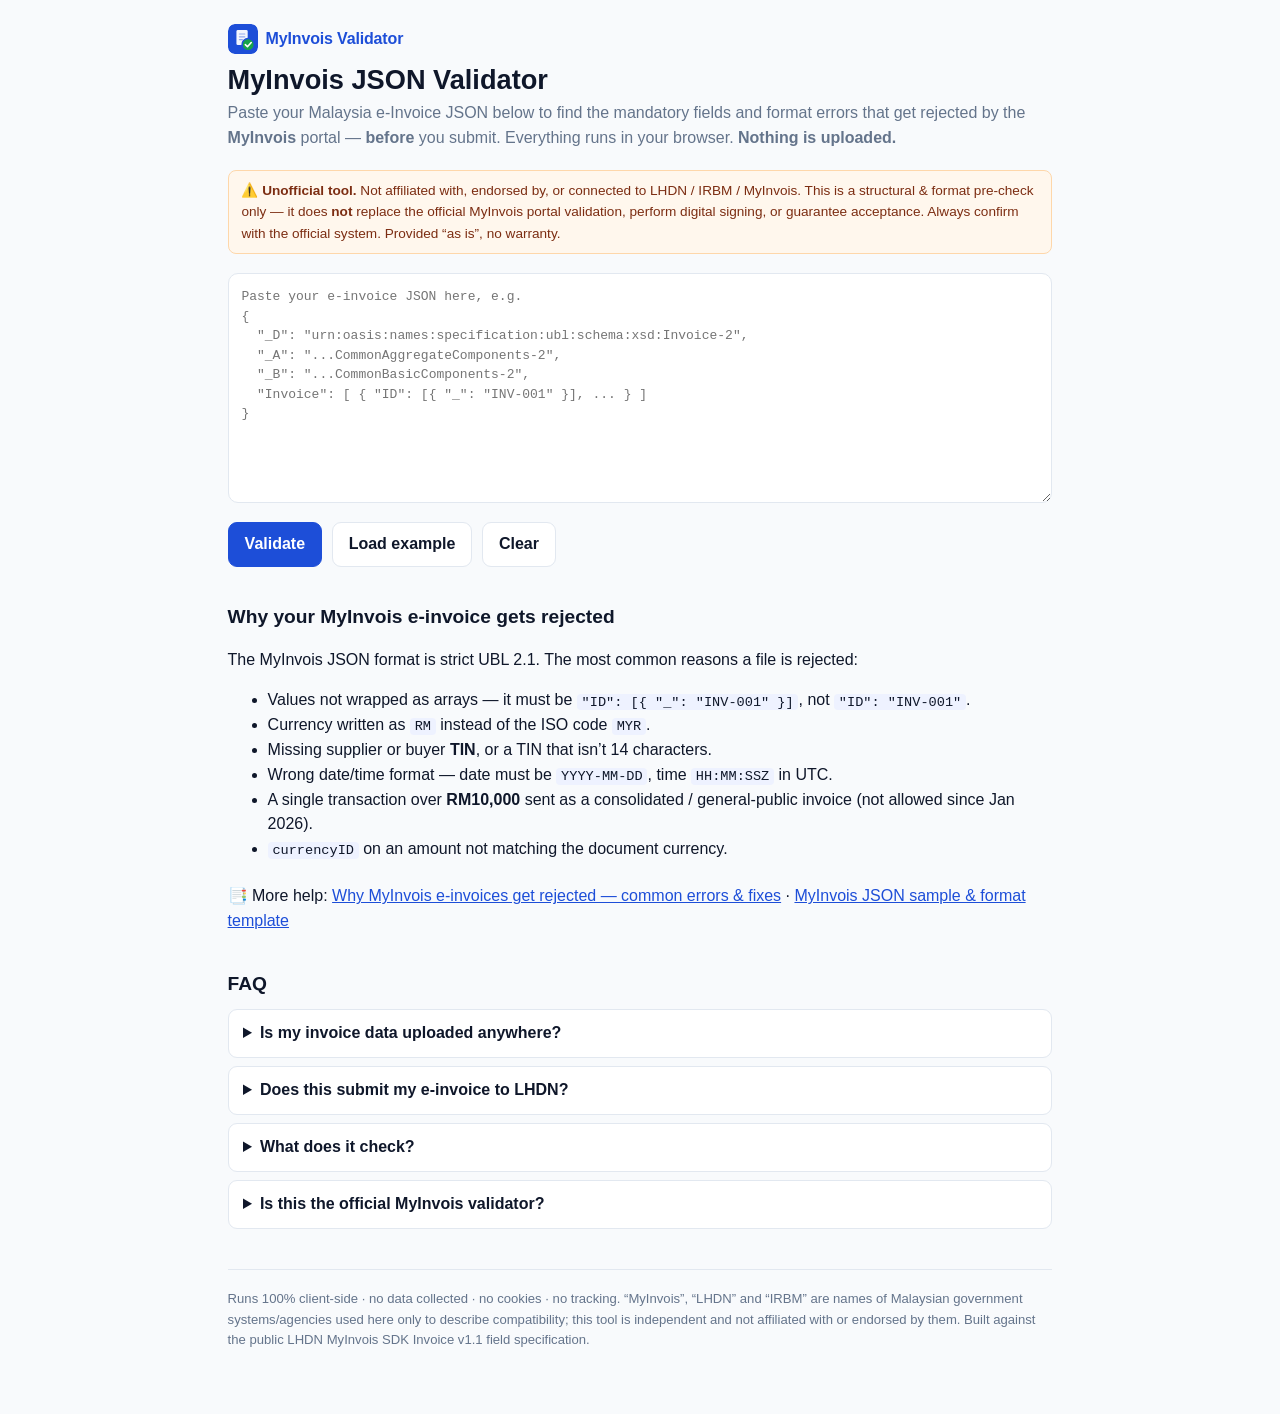
<file: index.html>
<!doctype html>
<html lang="en">
<head>
<meta charset="utf-8">
<meta name="viewport" content="width=device-width, initial-scale=1">
<title>MyInvois JSON Validator — Check Malaysia e-Invoice File Before Submit (Free)</title>
<meta name="description" content="Free, private MyInvois e-Invoice JSON validator. Paste your Malaysia e-invoice JSON and instantly find the mandatory fields and format errors (RM vs MYR, TIN, dates) that the LHDN MyInvois portal rejects — checked entirely in your browser, nothing uploaded.">
<link rel="canonical" href="https://myinvois-validator.vercel.app/">
<meta property="og:title" content="MyInvois JSON Validator — Check your Malaysia e-Invoice before submitting">
<meta property="og:description" content="Find the field that gets your MyInvois e-invoice rejected, before you submit. 100% in-browser, no upload.">
<meta property="og:type" content="website">
<meta property="og:url" content="https://myinvois-validator.vercel.app/">
<link rel="icon" href="favicon.svg" type="image/svg+xml">
<meta name="theme-color" content="#1d4ed8">
<style>
  :root { --ink:#0f172a; --muted:#64748b; --line:#e2e8f0; --bg:#f8fafc;
          --err:#dc2626; --errbg:#fef2f2; --warn:#b45309; --warnbg:#fffbeb; --ok:#16a34a; --okbg:#f0fdf4;
          --brand:#1d4ed8; }
  * { box-sizing: border-box; }
  body { font: 16px/1.55 -apple-system, BlinkMacSystemFont, "Segoe UI", Roboto, sans-serif;
         color: var(--ink); background: var(--bg); margin: 0; }
  main { max-width: 860px; margin: 0 auto; padding: 1.5rem 1.1rem 4rem; }
  h1 { font-size: 1.7rem; line-height: 1.2; margin: .6rem 0 .3rem; }
  h2 { font-size: 1.2rem; margin: 2.2rem 0 .6rem; }
  .lede { color: var(--muted); margin: 0 0 1.2rem; }
  .disclaimer { background: #fff7ed; border: 1px solid #fed7aa; color: #7c2d12;
                border-radius: 8px; padding: .6rem .8rem; font-size: .85rem; margin-bottom: 1.2rem; }
  textarea { width: 100%; min-height: 230px; font: 13px/1.5 ui-monospace, SFMono-Regular, Menlo, monospace;
             padding: .8rem; border: 1px solid var(--line); border-radius: 10px; resize: vertical; background: #fff; }
  textarea.drag { border-color: var(--brand); background: #eff6ff; }
  .row { display: flex; gap: .6rem; flex-wrap: wrap; margin: .7rem 0 0; }
  button { font: inherit; font-weight: 600; border: 1px solid var(--line); background: #fff; color: var(--ink);
           border-radius: 9px; padding: .55rem 1rem; cursor: pointer; }
  button.primary { background: var(--brand); border-color: var(--brand); color: #fff; }
  button:hover { filter: brightness(.97); }
  #results { margin-top: 1.2rem; }
  .summary { font-weight: 700; padding: .7rem .9rem; border-radius: 9px; margin-bottom: .7rem; }
  .summary.ok { background: var(--okbg); color: var(--ok); border: 1px solid #bbf7d0; }
  .summary.bad { background: var(--errbg); color: var(--err); border: 1px solid #fecaca; }
  .issue { display: grid; grid-template-columns: 70px 1fr; gap: .7rem; padding: .6rem .8rem;
           border-radius: 8px; margin-bottom: .4rem; font-size: .92rem; align-items: start; }
  .issue.error { background: var(--errbg); } .issue.warning { background: var(--warnbg); }
  .tag { font-size: .68rem; font-weight: 700; text-transform: uppercase; letter-spacing: .03em;
         padding: .15rem 0; }
  .issue.error .tag { color: var(--err); } .issue.warning .tag { color: var(--warn); }
  .path { font-family: ui-monospace, monospace; font-size: .82rem; color: var(--muted); display: block; margin-top: .2rem; }
  details { border: 1px solid var(--line); border-radius: 9px; padding: .3rem .9rem; margin: .5rem 0; background: #fff; }
  summary { cursor: pointer; font-weight: 600; padding: .4rem 0; }
  footer { border-top: 1px solid var(--line); margin-top: 2.5rem; padding-top: 1.2rem; color: var(--muted); font-size: .82rem; }
  a { color: var(--brand); }
  code { background: #eef2ff; padding: .05rem .3rem; border-radius: 4px; font-size: .85em; }
</style>
</head>
<body>
<main>
  <div style="display:flex;align-items:center;gap:.5rem;margin-bottom:.4rem">
    <img src="favicon.svg" width="30" height="30" alt="" style="border-radius:7px">
    <span style="font-weight:800;letter-spacing:-.01em;color:var(--brand)">MyInvois Validator</span>
  </div>
  <h1>MyInvois JSON Validator</h1>
  <p class="lede">Paste your Malaysia e-Invoice JSON below to find the mandatory fields and format errors
    that get rejected by the <strong>MyInvois</strong> portal — <strong>before</strong> you submit.
    Everything runs in your browser. <strong>Nothing is uploaded.</strong></p>

  <div class="disclaimer">
    ⚠️ <strong>Unofficial tool.</strong> Not affiliated with, endorsed by, or connected to LHDN / IRBM / MyInvois.
    This is a structural &amp; format pre-check only — it does <strong>not</strong> replace the official MyInvois
    portal validation, perform digital signing, or guarantee acceptance. Always confirm with the official system.
    Provided “as is”, no warranty.
  </div>

  <textarea id="json" spellcheck="false" placeholder='Paste your e-invoice JSON here, e.g.
{
  "_D": "urn:oasis:names:specification:ubl:schema:xsd:Invoice-2",
  "_A": "...CommonAggregateComponents-2",
  "_B": "...CommonBasicComponents-2",
  "Invoice": [ { "ID": [{ "_": "INV-001" }], ... } ]
}'></textarea>

  <div class="row">
    <button class="primary" id="run">Validate</button>
    <button id="sample">Load example</button>
    <button id="clear">Clear</button>
  </div>

  <div id="results" aria-live="polite"></div>

  <h2>Why your MyInvois e-invoice gets rejected</h2>
  <p>The MyInvois JSON format is strict UBL 2.1. The most common reasons a file is rejected:</p>
  <ul>
    <li>Values not wrapped as arrays — it must be <code>"ID": [{ "_": "INV-001" }]</code>, not <code>"ID": "INV-001"</code>.</li>
    <li>Currency written as <code>RM</code> instead of the ISO code <code>MYR</code>.</li>
    <li>Missing supplier or buyer <strong>TIN</strong>, or a TIN that isn’t 14 characters.</li>
    <li>Wrong date/time format — date must be <code>YYYY-MM-DD</code>, time <code>HH:MM:SSZ</code> in UTC.</li>
    <li>A single transaction over <strong>RM10,000</strong> sent as a consolidated / general-public invoice (not allowed since Jan 2026).</li>
    <li><code>currencyID</code> on an amount not matching the document currency.</li>
  </ul>

  <p style="margin-top:1.4rem">📑 More help: <a href="error-codes.html">Why MyInvois e-invoices get rejected — common errors &amp; fixes</a> · <a href="json-sample.html">MyInvois JSON sample &amp; format template</a></p>

  <h2>FAQ</h2>
  <details><summary>Is my invoice data uploaded anywhere?</summary>
    <p>No. Validation runs entirely in your browser using JavaScript. Your JSON never leaves your device —
    there is no server and nothing is stored. You can disconnect from the internet and it still works.</p></details>
  <details><summary>Does this submit my e-invoice to LHDN?</summary>
    <p>No. This only checks the structure and format of your JSON. You still submit through the official MyInvois
    portal or API. This tool helps you catch errors first so the submission doesn’t bounce.</p></details>
  <details><summary>What does it check?</summary>
    <p>The wrapped UBL field format, presence of the mandatory Invoice v1.1 fields (ID, dates, type code, currency,
    supplier/buyer TIN &amp; registration ID, MSIC, address, line items, tax total, legal monetary total), and the
    common format mistakes the portal rejects. It does <em>not</em> verify digital signatures or do a live TIN lookup.</p></details>
  <details><summary>Is this the official MyInvois validator?</summary>
    <p>No. It is an independent, unofficial helper. The authoritative validation is always the official MyInvois system.</p></details>

  <footer>
    Runs 100% client-side · no data collected · no cookies · no tracking.
    “MyInvois”, “LHDN” and “IRBM” are names of Malaysian government systems/agencies used here only to describe
    compatibility; this tool is independent and not affiliated with or endorsed by them.
    Built against the public LHDN MyInvois SDK Invoice v1.1 field specification.
  </footer>
</main>

<!-- SEO: FAQ + software structured data -->
<script type="application/ld+json">
{ "@context":"https://schema.org","@type":"FAQPage","mainEntity":[
  {"@type":"Question","name":"Is my invoice data uploaded anywhere?","acceptedAnswer":{"@type":"Answer","text":"No. Validation runs entirely in your browser. Your JSON never leaves your device; there is no server and nothing is stored."}},
  {"@type":"Question","name":"Does this submit my e-invoice to LHDN?","acceptedAnswer":{"@type":"Answer","text":"No. It only checks the structure and format of your JSON. You still submit through the official MyInvois portal or API."}},
  {"@type":"Question","name":"What does the MyInvois JSON validator check?","acceptedAnswer":{"@type":"Answer","text":"The wrapped UBL field format, presence of mandatory Invoice v1.1 fields, and common format mistakes the portal rejects, such as RM vs MYR and invalid TIN length."}}
]}
</script>

<script src="validator.js"></script>
<script>
  const $ = (id) => document.getElementById(id);
  const ta = $("json");

  const SAMPLE = {
    "_D":"urn:oasis:names:specification:ubl:schema:xsd:Invoice-2",
    "_A":"urn:oasis:names:specification:ubl:schema:xsd:CommonAggregateComponents-2",
    "_B":"urn:oasis:names:specification:ubl:schema:xsd:CommonBasicComponents-2",
    "Invoice":[{
      "ID":[{"_":"INV-2026-001"}],
      "IssueDate":[{"_":"2026-06-20"}],
      "IssueTime":[{"_":"10:30:00Z"}],
      "InvoiceTypeCode":[{"_":"01","listVersionID":"1.1"}],
      "DocumentCurrencyCode":[{"_":"RM"}],
      "AccountingSupplierParty":[{"Party":[{
        "PartyLegalEntity":[{"RegistrationName":[{"_":"Contoh Sdn Bhd"}]}],
        "PartyIdentification":[{"ID":[{"_":"C1234567890","schemeID":"TIN"}]},{"ID":[{"_":"201901000005","schemeID":"BRN"}]}],
        "IndustryClassificationCode":[{"_":"62010","name":"Computer programming"}],
        "PostalAddress":[{"CityName":[{"_":"Kuala Lumpur"}],"Country":[{"IdentificationCode":[{"_":"MYS"}]}]}]
      }]}],
      "AccountingCustomerParty":[{"Party":[{
        "PartyLegalEntity":[{"RegistrationName":[{"_":"Ali bin Abu"}]}],
        "PartyIdentification":[{"ID":[{"_":"900101015523","schemeID":"NRIC"}]}],
        "PostalAddress":[{"CityName":[{"_":"Shah Alam"}],"Country":[{"IdentificationCode":[{"_":"MYS"}]}]}]
      }]}],
      "InvoiceLine":[{"Item":[{"Description":[{"_":"Consulting services"}]}],"LineExtensionAmount":[{"_":1000,"currencyID":"MYR"}]}],
      "TaxTotal":[{"TaxAmount":[{"_":0,"currencyID":"MYR"}]}],
      "LegalMonetaryTotal":[{"TaxExclusiveAmount":[{"_":1000,"currencyID":"MYR"}],"TaxInclusiveAmount":[{"_":1000,"currencyID":"MYR"}],"PayableAmount":[{"_":1000,"currencyID":"MYR"}]}]
    }]
  };
  // sample is deliberately imperfect (RM + missing buyer TIN) so the tool demonstrates real findings.

  function render(res) {
    const out = $("results");
    const cls = res.ok ? "ok" : "bad";
    let html = '<div class="summary ' + cls + '">' + (res.ok ? "✅ " : "❌ ") + esc(res.summary) + "</div>";
    for (const it of res.issues) {
      html += '<div class="issue ' + it.severity + '"><span class="tag">' + it.severity +
              '</span><div>' + esc(it.message) + '<span class="path">' + esc(it.path) + "</span></div></div>";
    }
    out.innerHTML = html;
  }
  function esc(s) { return String(s).replace(/[&<>"]/g, (c) => ({ "&":"&amp;","<":"&lt;",">":"&gt;",'"':"&quot;" }[c])); }

  $("run").onclick = () => {
    if (!ta.value.trim()) { $("results").innerHTML = '<div class="summary bad">Paste some JSON first.</div>'; return; }
    render(MyInvoisValidator.validate(ta.value));
  };
  $("sample").onclick = () => { ta.value = JSON.stringify(SAMPLE, null, 2); render(MyInvoisValidator.validate(ta.value)); };
  $("clear").onclick = () => { ta.value = ""; $("results").innerHTML = ""; };

  // drag & drop a .json file (still client-side; FileReader, no upload)
  ["dragover","dragleave","drop"].forEach((e) => ta.addEventListener(e, (ev) => {
    ev.preventDefault();
    ta.classList.toggle("drag", e === "dragover");
    if (e === "drop" && ev.dataTransfer.files[0]) {
      const fr = new FileReader();
      fr.onload = () => { ta.value = fr.result; render(MyInvoisValidator.validate(ta.value)); };
      fr.readAsText(ev.dataTransfer.files[0]);
    }
  }));
</script>
</body>
</html>
</file>
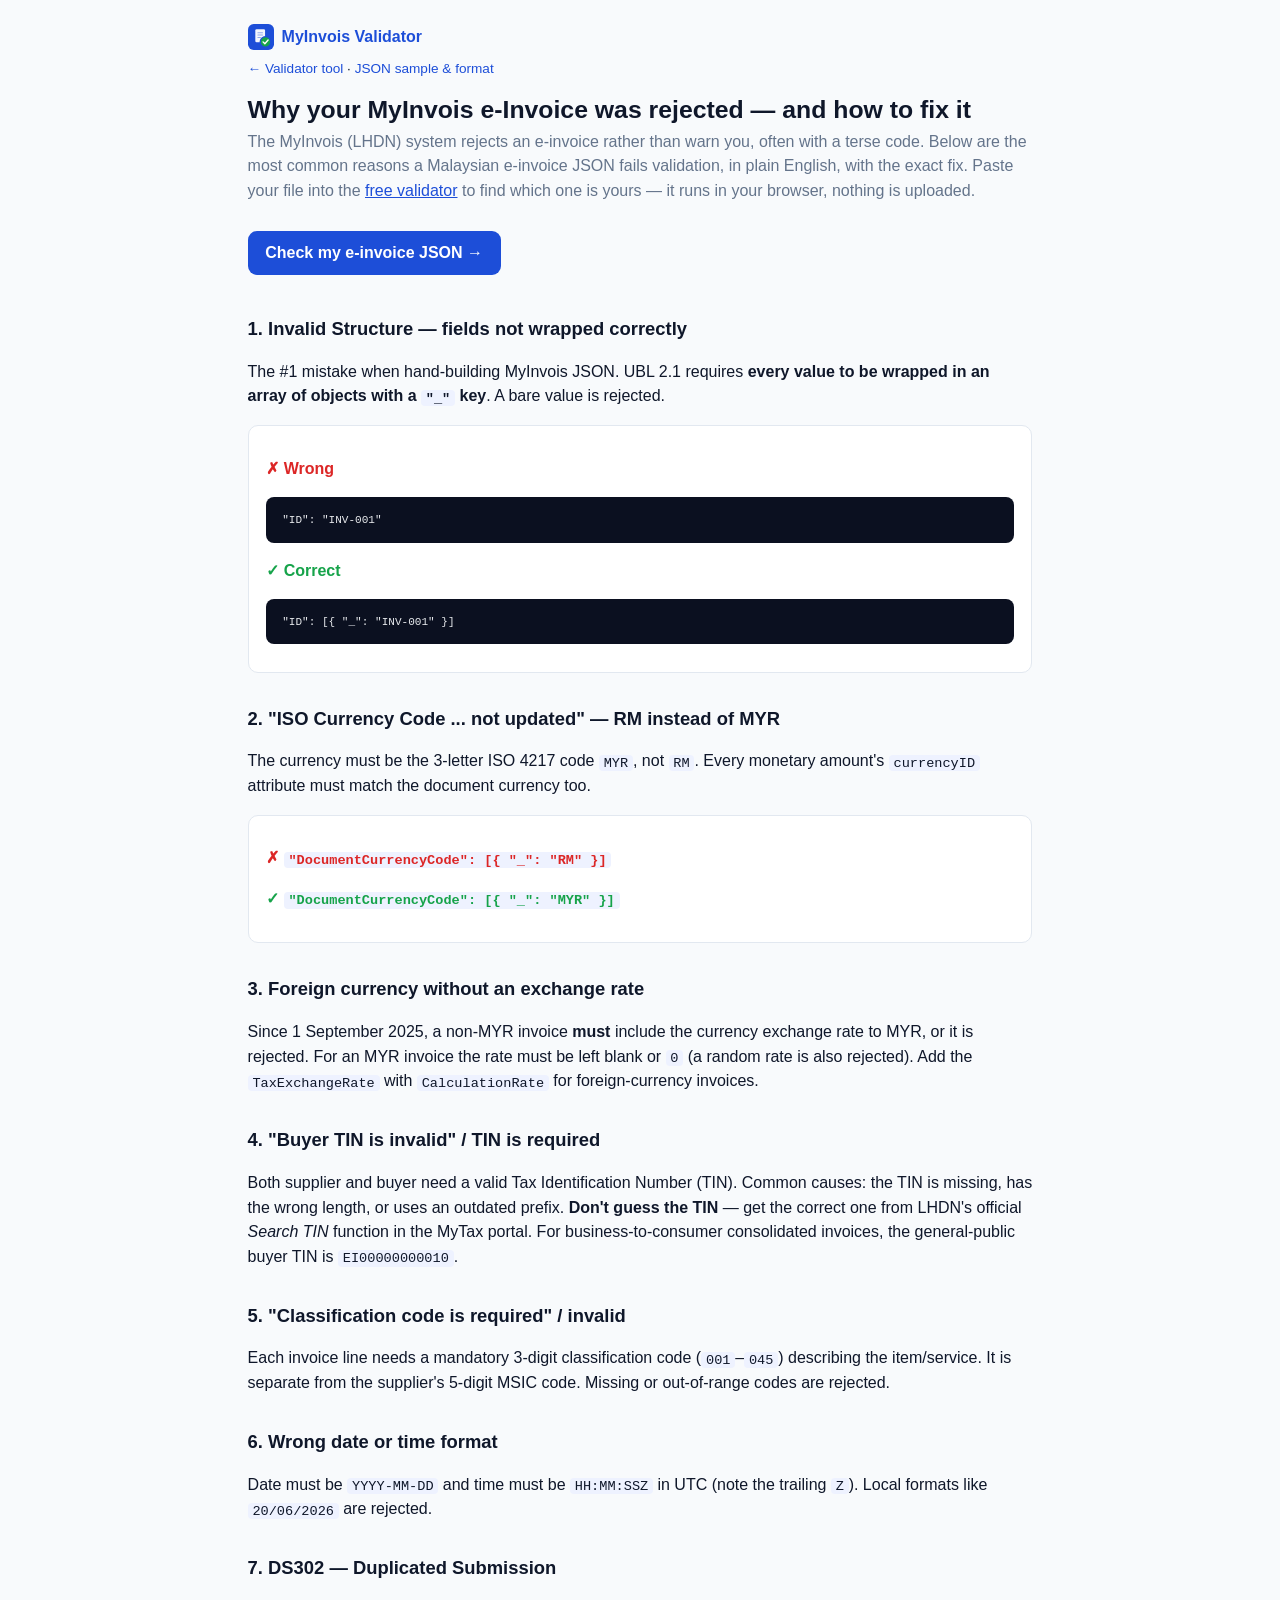
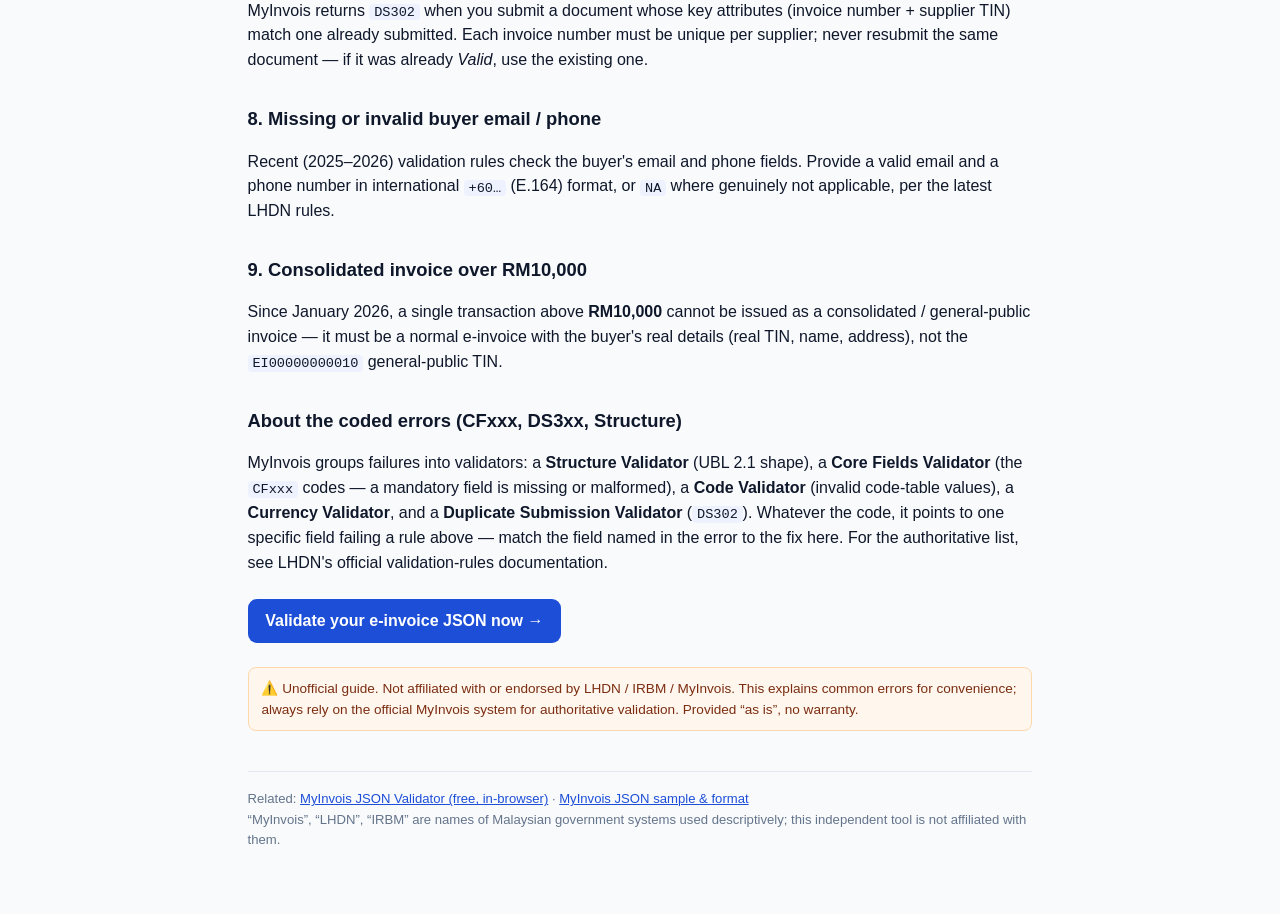
<file: error-codes.html>
<!doctype html>
<html lang="en">
<head>
<meta charset="utf-8">
<meta name="viewport" content="width=device-width, initial-scale=1">
<title>MyInvois e-Invoice Rejected? Common Errors & How to Fix Them (2026)</title>
<meta name="description" content="Why your Malaysia MyInvois e-invoice was rejected — plain-English fixes for the most common LHDN errors: Invalid Structure, Buyer TIN is invalid, RM vs MYR currency, Classification code is required, DS302 duplicate, missing email/phone. With before/after JSON.">
<link rel="canonical" href="https://myinvois-validator.vercel.app/error-codes.html">
<meta name="theme-color" content="#1d4ed8">
<link rel="icon" href="favicon.svg" type="image/svg+xml">
<link rel="stylesheet" href="style.css">
</head>
<body>
<main>
  <div class="brand"><img src="favicon.svg" width="26" height="26" alt=""><span>MyInvois Validator</span></div>
  <nav class="crumbs"><a href="/">← Validator tool</a> · <a href="json-sample.html">JSON sample &amp; format</a></nav>

  <h1>Why your MyInvois e-Invoice was rejected — and how to fix it</h1>
  <p class="lede">The MyInvois (LHDN) system rejects an e-invoice rather than warn you, often with a terse code. Below are the most common reasons a Malaysian e-invoice JSON fails validation, in plain English, with the exact fix. Paste your file into the <a href="/">free validator</a> to find which one is yours — it runs in your browser, nothing is uploaded.</p>

  <a class="cta" href="/">Check my e-invoice JSON →</a>

  <h2>1. Invalid Structure — fields not wrapped correctly</h2>
  <p>The #1 mistake when hand-building MyInvois JSON. UBL 2.1 requires <strong>every value to be wrapped in an array of objects with a <code>"_"</code> key</strong>. A bare value is rejected.</p>
  <div class="card">
    <p class="bad">✗ Wrong</p><pre><code>"ID": "INV-001"</code></pre>
    <p class="good">✓ Correct</p><pre><code>"ID": [{ "_": "INV-001" }]</code></pre>
  </div>

  <h2>2. "ISO Currency Code ... not updated" — RM instead of MYR</h2>
  <p>The currency must be the 3-letter ISO 4217 code <code>MYR</code>, not <code>RM</code>. Every monetary amount's <code>currencyID</code> attribute must match the document currency too.</p>
  <div class="card">
    <p class="bad">✗ <code>"DocumentCurrencyCode": [{ "_": "RM" }]</code></p>
    <p class="good">✓ <code>"DocumentCurrencyCode": [{ "_": "MYR" }]</code></p>
  </div>

  <h2>3. Foreign currency without an exchange rate</h2>
  <p>Since 1 September 2025, a non-MYR invoice <strong>must</strong> include the currency exchange rate to MYR, or it is rejected. For an MYR invoice the rate must be left blank or <code>0</code> (a random rate is also rejected). Add the <code>TaxExchangeRate</code> with <code>CalculationRate</code> for foreign-currency invoices.</p>

  <h2>4. "Buyer TIN is invalid" / TIN is required</h2>
  <p>Both supplier and buyer need a valid Tax Identification Number (TIN). Common causes: the TIN is missing, has the wrong length, or uses an outdated prefix. <strong>Don't guess the TIN</strong> — get the correct one from LHDN's official <em>Search TIN</em> function in the MyTax portal. For business-to-consumer consolidated invoices, the general-public buyer TIN is <code>EI00000000010</code>.</p>

  <h2>5. "Classification code is required" / invalid</h2>
  <p>Each invoice line needs a mandatory 3-digit classification code (<code>001</code>–<code>045</code>) describing the item/service. It is separate from the supplier's 5-digit MSIC code. Missing or out-of-range codes are rejected.</p>

  <h2>6. Wrong date or time format</h2>
  <p>Date must be <code>YYYY-MM-DD</code> and time must be <code>HH:MM:SSZ</code> in UTC (note the trailing <code>Z</code>). Local formats like <code>20/06/2026</code> are rejected.</p>

  <h2>7. DS302 — Duplicated Submission</h2>
  <p>MyInvois returns <code>DS302</code> when you submit a document whose key attributes (invoice number + supplier TIN) match one already submitted. Each invoice number must be unique per supplier; never resubmit the same document — if it was already <em>Valid</em>, use the existing one.</p>

  <h2>8. Missing or invalid buyer email / phone</h2>
  <p>Recent (2025–2026) validation rules check the buyer's email and phone fields. Provide a valid email and a phone number in international <code>+60…</code> (E.164) format, or <code>NA</code> where genuinely not applicable, per the latest LHDN rules.</p>

  <h2>9. Consolidated invoice over RM10,000</h2>
  <p>Since January 2026, a single transaction above <strong>RM10,000</strong> cannot be issued as a consolidated / general-public invoice — it must be a normal e-invoice with the buyer's real details (real TIN, name, address), not the <code>EI00000000010</code> general-public TIN.</p>

  <h2>About the coded errors (CFxxx, DS3xx, Structure)</h2>
  <p>MyInvois groups failures into validators: a <strong>Structure Validator</strong> (UBL 2.1 shape), a <strong>Core Fields Validator</strong> (the <code>CFxxx</code> codes — a mandatory field is missing or malformed), a <strong>Code Validator</strong> (invalid code-table values), a <strong>Currency Validator</strong>, and a <strong>Duplicate Submission Validator</strong> (<code>DS302</code>). Whatever the code, it points to one specific field failing a rule above — match the field named in the error to the fix here. For the authoritative list, see LHDN's official validation-rules documentation.</p>

  <a class="cta" href="/">Validate your e-invoice JSON now →</a>

  <div class="disclaimer">⚠️ Unofficial guide. Not affiliated with or endorsed by LHDN / IRBM / MyInvois. This explains common errors for convenience; always rely on the official MyInvois system for authoritative validation. Provided “as is”, no warranty.</div>

  <footer>
    Related: <a href="/">MyInvois JSON Validator (free, in-browser)</a> · <a href="json-sample.html">MyInvois JSON sample &amp; format</a><br>
    “MyInvois”, “LHDN”, “IRBM” are names of Malaysian government systems used descriptively; this independent tool is not affiliated with them.
  </footer>
</main>
</body>
</html>
</file>
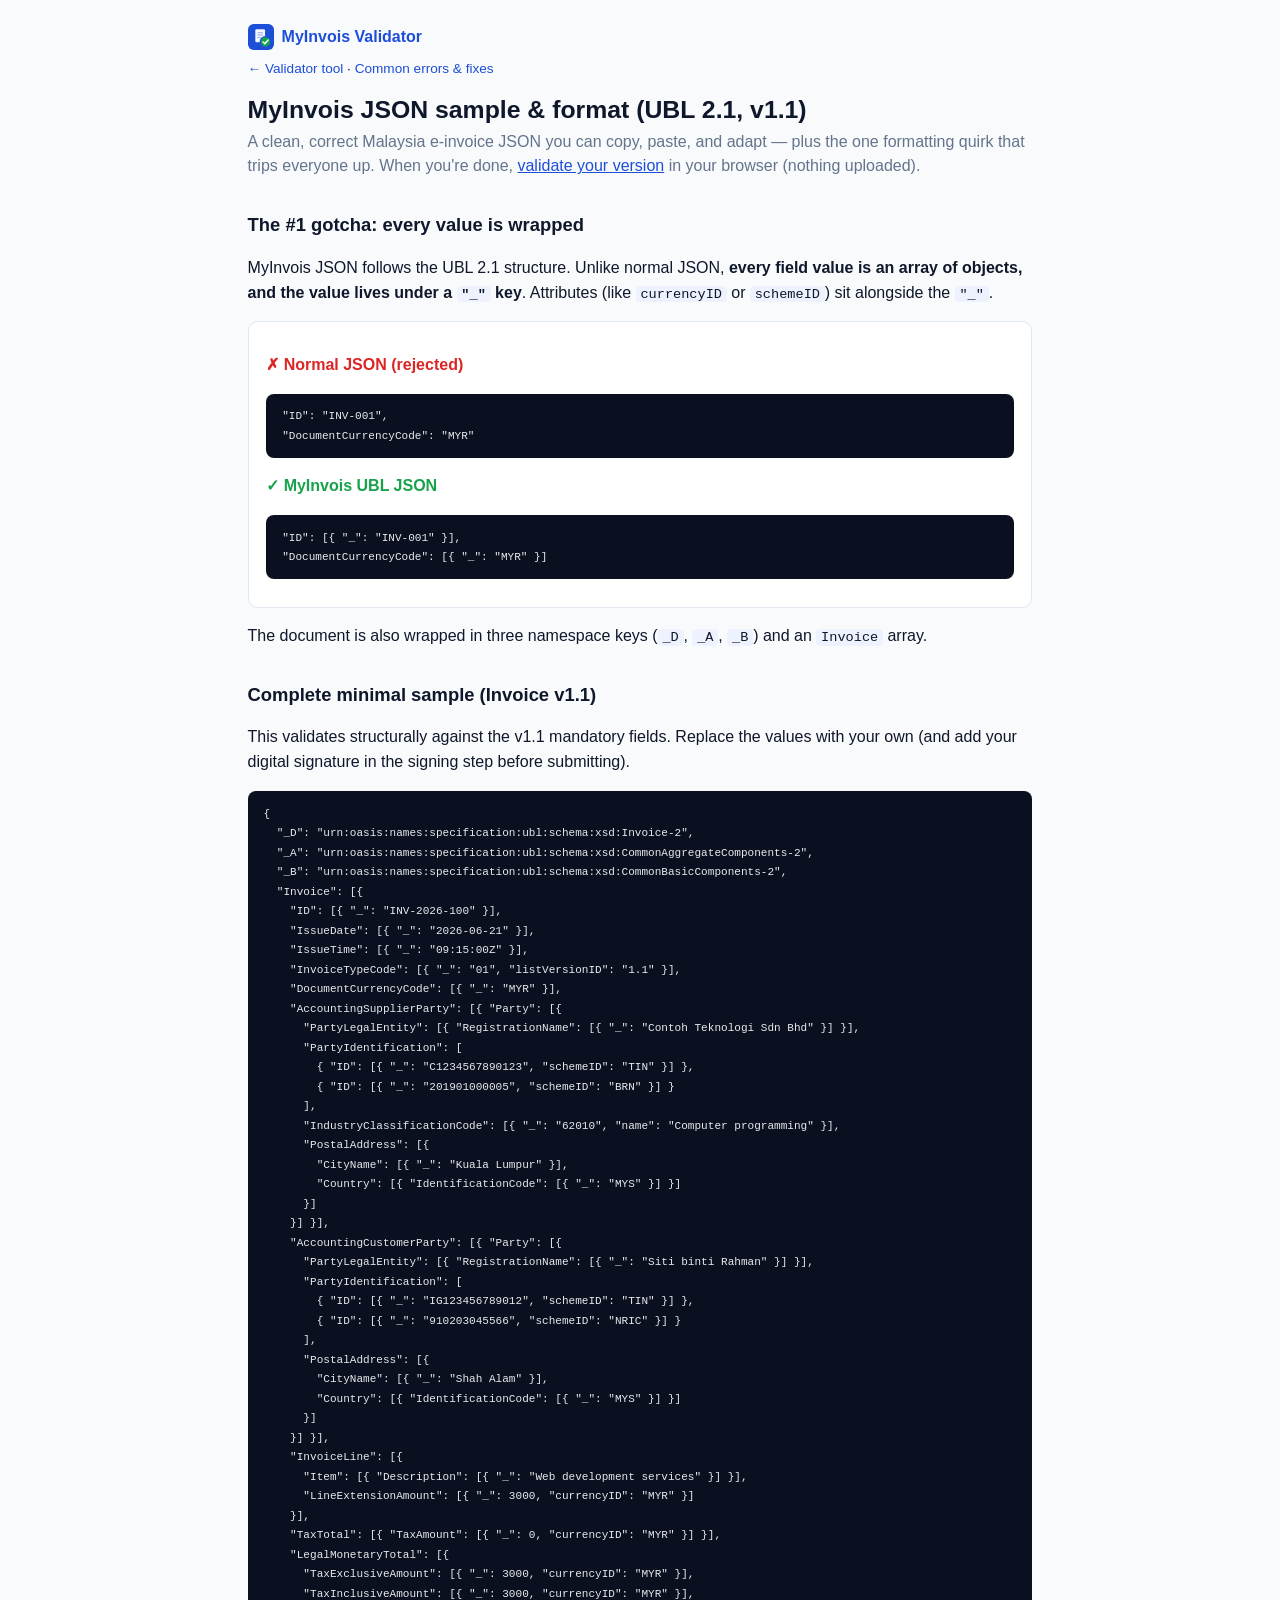
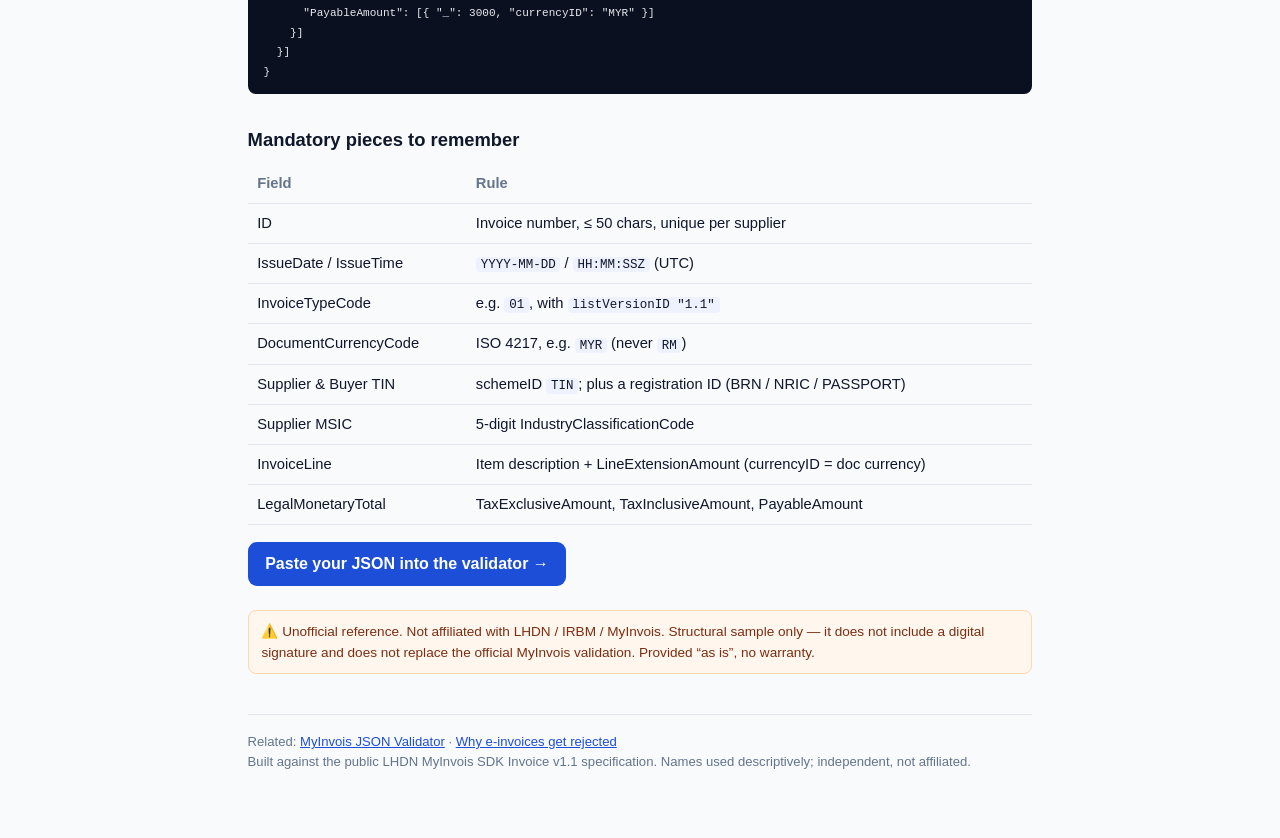
<file: json-sample.html>
<!doctype html>
<html lang="en">
<head>
<meta charset="utf-8">
<meta name="viewport" content="width=device-width, initial-scale=1">
<title>MyInvois JSON Sample & Format (UBL v1.1): Copy-Paste e-Invoice Template</title>
<meta name="description" content="A correct, copy-paste MyInvois (LHDN Malaysia) e-invoice JSON sample in UBL 2.1 v1.1 format — with the underscore-key gotcha explained and every mandatory field. Validate your own file free, in your browser.">
<link rel="canonical" href="https://myinvois-validator.vercel.app/json-sample.html">
<meta name="theme-color" content="#1d4ed8">
<link rel="icon" href="favicon.svg" type="image/svg+xml">
<link rel="stylesheet" href="style.css">
</head>
<body>
<main>
  <div class="brand"><img src="favicon.svg" width="26" height="26" alt=""><span>MyInvois Validator</span></div>
  <nav class="crumbs"><a href="/">← Validator tool</a> · <a href="error-codes.html">Common errors &amp; fixes</a></nav>

  <h1>MyInvois JSON sample &amp; format (UBL 2.1, v1.1)</h1>
  <p class="lede">A clean, correct Malaysia e-invoice JSON you can copy, paste, and adapt — plus the one formatting quirk that trips everyone up. When you're done, <a href="/">validate your version</a> in your browser (nothing uploaded).</p>

  <h2>The #1 gotcha: every value is wrapped</h2>
  <p>MyInvois JSON follows the UBL 2.1 structure. Unlike normal JSON, <strong>every field value is an array of objects, and the value lives under a <code>"_"</code> key</strong>. Attributes (like <code>currencyID</code> or <code>schemeID</code>) sit alongside the <code>"_"</code>.</p>
  <div class="card">
    <p class="bad">✗ Normal JSON (rejected)</p><pre><code>"ID": "INV-001",
"DocumentCurrencyCode": "MYR"</code></pre>
    <p class="good">✓ MyInvois UBL JSON</p><pre><code>"ID": [{ "_": "INV-001" }],
"DocumentCurrencyCode": [{ "_": "MYR" }]</code></pre>
  </div>
  <p>The document is also wrapped in three namespace keys (<code>_D</code>, <code>_A</code>, <code>_B</code>) and an <code>Invoice</code> array.</p>

  <h2>Complete minimal sample (Invoice v1.1)</h2>
  <p>This validates structurally against the v1.1 mandatory fields. Replace the values with your own (and add your digital signature in the signing step before submitting).</p>
  <pre><code>{
  "_D": "urn:oasis:names:specification:ubl:schema:xsd:Invoice-2",
  "_A": "urn:oasis:names:specification:ubl:schema:xsd:CommonAggregateComponents-2",
  "_B": "urn:oasis:names:specification:ubl:schema:xsd:CommonBasicComponents-2",
  "Invoice": [{
    "ID": [{ "_": "INV-2026-100" }],
    "IssueDate": [{ "_": "2026-06-21" }],
    "IssueTime": [{ "_": "09:15:00Z" }],
    "InvoiceTypeCode": [{ "_": "01", "listVersionID": "1.1" }],
    "DocumentCurrencyCode": [{ "_": "MYR" }],
    "AccountingSupplierParty": [{ "Party": [{
      "PartyLegalEntity": [{ "RegistrationName": [{ "_": "Contoh Teknologi Sdn Bhd" }] }],
      "PartyIdentification": [
        { "ID": [{ "_": "C1234567890123", "schemeID": "TIN" }] },
        { "ID": [{ "_": "201901000005", "schemeID": "BRN" }] }
      ],
      "IndustryClassificationCode": [{ "_": "62010", "name": "Computer programming" }],
      "PostalAddress": [{
        "CityName": [{ "_": "Kuala Lumpur" }],
        "Country": [{ "IdentificationCode": [{ "_": "MYS" }] }]
      }]
    }] }],
    "AccountingCustomerParty": [{ "Party": [{
      "PartyLegalEntity": [{ "RegistrationName": [{ "_": "Siti binti Rahman" }] }],
      "PartyIdentification": [
        { "ID": [{ "_": "IG123456789012", "schemeID": "TIN" }] },
        { "ID": [{ "_": "910203045566", "schemeID": "NRIC" }] }
      ],
      "PostalAddress": [{
        "CityName": [{ "_": "Shah Alam" }],
        "Country": [{ "IdentificationCode": [{ "_": "MYS" }] }]
      }]
    }] }],
    "InvoiceLine": [{
      "Item": [{ "Description": [{ "_": "Web development services" }] }],
      "LineExtensionAmount": [{ "_": 3000, "currencyID": "MYR" }]
    }],
    "TaxTotal": [{ "TaxAmount": [{ "_": 0, "currencyID": "MYR" }] }],
    "LegalMonetaryTotal": [{
      "TaxExclusiveAmount": [{ "_": 3000, "currencyID": "MYR" }],
      "TaxInclusiveAmount": [{ "_": 3000, "currencyID": "MYR" }],
      "PayableAmount": [{ "_": 3000, "currencyID": "MYR" }]
    }]
  }]
}</code></pre>

  <h2>Mandatory pieces to remember</h2>
  <table>
    <tr><th>Field</th><th>Rule</th></tr>
    <tr><td>ID</td><td>Invoice number, ≤ 50 chars, unique per supplier</td></tr>
    <tr><td>IssueDate / IssueTime</td><td><code>YYYY-MM-DD</code> / <code>HH:MM:SSZ</code> (UTC)</td></tr>
    <tr><td>InvoiceTypeCode</td><td>e.g. <code>01</code>, with <code>listVersionID "1.1"</code></td></tr>
    <tr><td>DocumentCurrencyCode</td><td>ISO 4217, e.g. <code>MYR</code> (never <code>RM</code>)</td></tr>
    <tr><td>Supplier &amp; Buyer TIN</td><td>schemeID <code>TIN</code>; plus a registration ID (BRN / NRIC / PASSPORT)</td></tr>
    <tr><td>Supplier MSIC</td><td>5-digit IndustryClassificationCode</td></tr>
    <tr><td>InvoiceLine</td><td>Item description + LineExtensionAmount (currencyID = doc currency)</td></tr>
    <tr><td>LegalMonetaryTotal</td><td>TaxExclusiveAmount, TaxInclusiveAmount, PayableAmount</td></tr>
  </table>

  <a class="cta" href="/">Paste your JSON into the validator →</a>

  <div class="disclaimer">⚠️ Unofficial reference. Not affiliated with LHDN / IRBM / MyInvois. Structural sample only — it does not include a digital signature and does not replace the official MyInvois validation. Provided “as is”, no warranty.</div>

  <footer>
    Related: <a href="/">MyInvois JSON Validator</a> · <a href="error-codes.html">Why e-invoices get rejected</a><br>
    Built against the public LHDN MyInvois SDK Invoice v1.1 specification. Names used descriptively; independent, not affiliated.
  </footer>
</main>
</body>
</html>
</file>
<file: style.css>
:root { --ink:#0f172a; --muted:#64748b; --line:#e2e8f0; --bg:#f8fafc;
        --err:#dc2626; --errbg:#fef2f2; --ok:#16a34a; --okbg:#f0fdf4; --brand:#1d4ed8; }
* { box-sizing: border-box; }
body { font: 16px/1.55 -apple-system, BlinkMacSystemFont, "Segoe UI", Roboto, sans-serif;
       color: var(--ink); background: var(--bg); margin: 0; }
main { max-width: 820px; margin: 0 auto; padding: 1.5rem 1.1rem 4rem; }
.brand { display:flex; align-items:center; gap:.5rem; margin-bottom:.5rem; }
.brand span { font-weight:800; color:var(--brand); }
nav.crumbs { font-size:.85rem; margin-bottom:1rem; }
nav.crumbs a { color:var(--brand); text-decoration:none; }
h1 { font-size: 1.55rem; line-height: 1.2; margin: .4rem 0 .3rem; }
h2 { font-size: 1.15rem; margin: 2rem 0 .5rem; }
h3 { font-size: 1rem; margin: 1.3rem 0 .3rem; color:#b45309; }
.lede { color: var(--muted); margin: 0 0 1.2rem; }
.disclaimer { background:#fff7ed; border:1px solid #fed7aa; color:#7c2d12;
              border-radius:8px; padding:.6rem .8rem; font-size:.85rem; margin:1rem 0; }
.card { background:#fff; border:1px solid var(--line); border-radius:10px; padding:.9rem 1.1rem; margin:.7rem 0; }
.bad { color:var(--err); font-weight:600; }
.good { color:var(--ok); font-weight:600; }
pre { background:#0b1020; color:#e7e9ec; padding:.8rem 1rem; border-radius:8px; overflow:auto;
      font:13px/1.5 ui-monospace, SFMono-Regular, Menlo, monospace; }
code { background:#eef2ff; padding:.05rem .3rem; border-radius:4px; font-size:.85em; }
pre code { background:none; padding:0; }
.cta { display:inline-block; background:var(--brand); color:#fff; text-decoration:none;
       padding:.6rem 1.1rem; border-radius:9px; font-weight:600; margin:.5rem 0; }
a { color: var(--brand); }
table { border-collapse:collapse; width:100%; font-size:.92rem; margin:.6rem 0; }
th, td { text-align:left; padding:.5rem .6rem; border-bottom:1px solid var(--line); vertical-align:top; }
th { color:var(--muted); font-weight:600; }
footer { border-top:1px solid var(--line); margin-top:2.5rem; padding-top:1.1rem; color:var(--muted); font-size:.82rem; }
</file>
